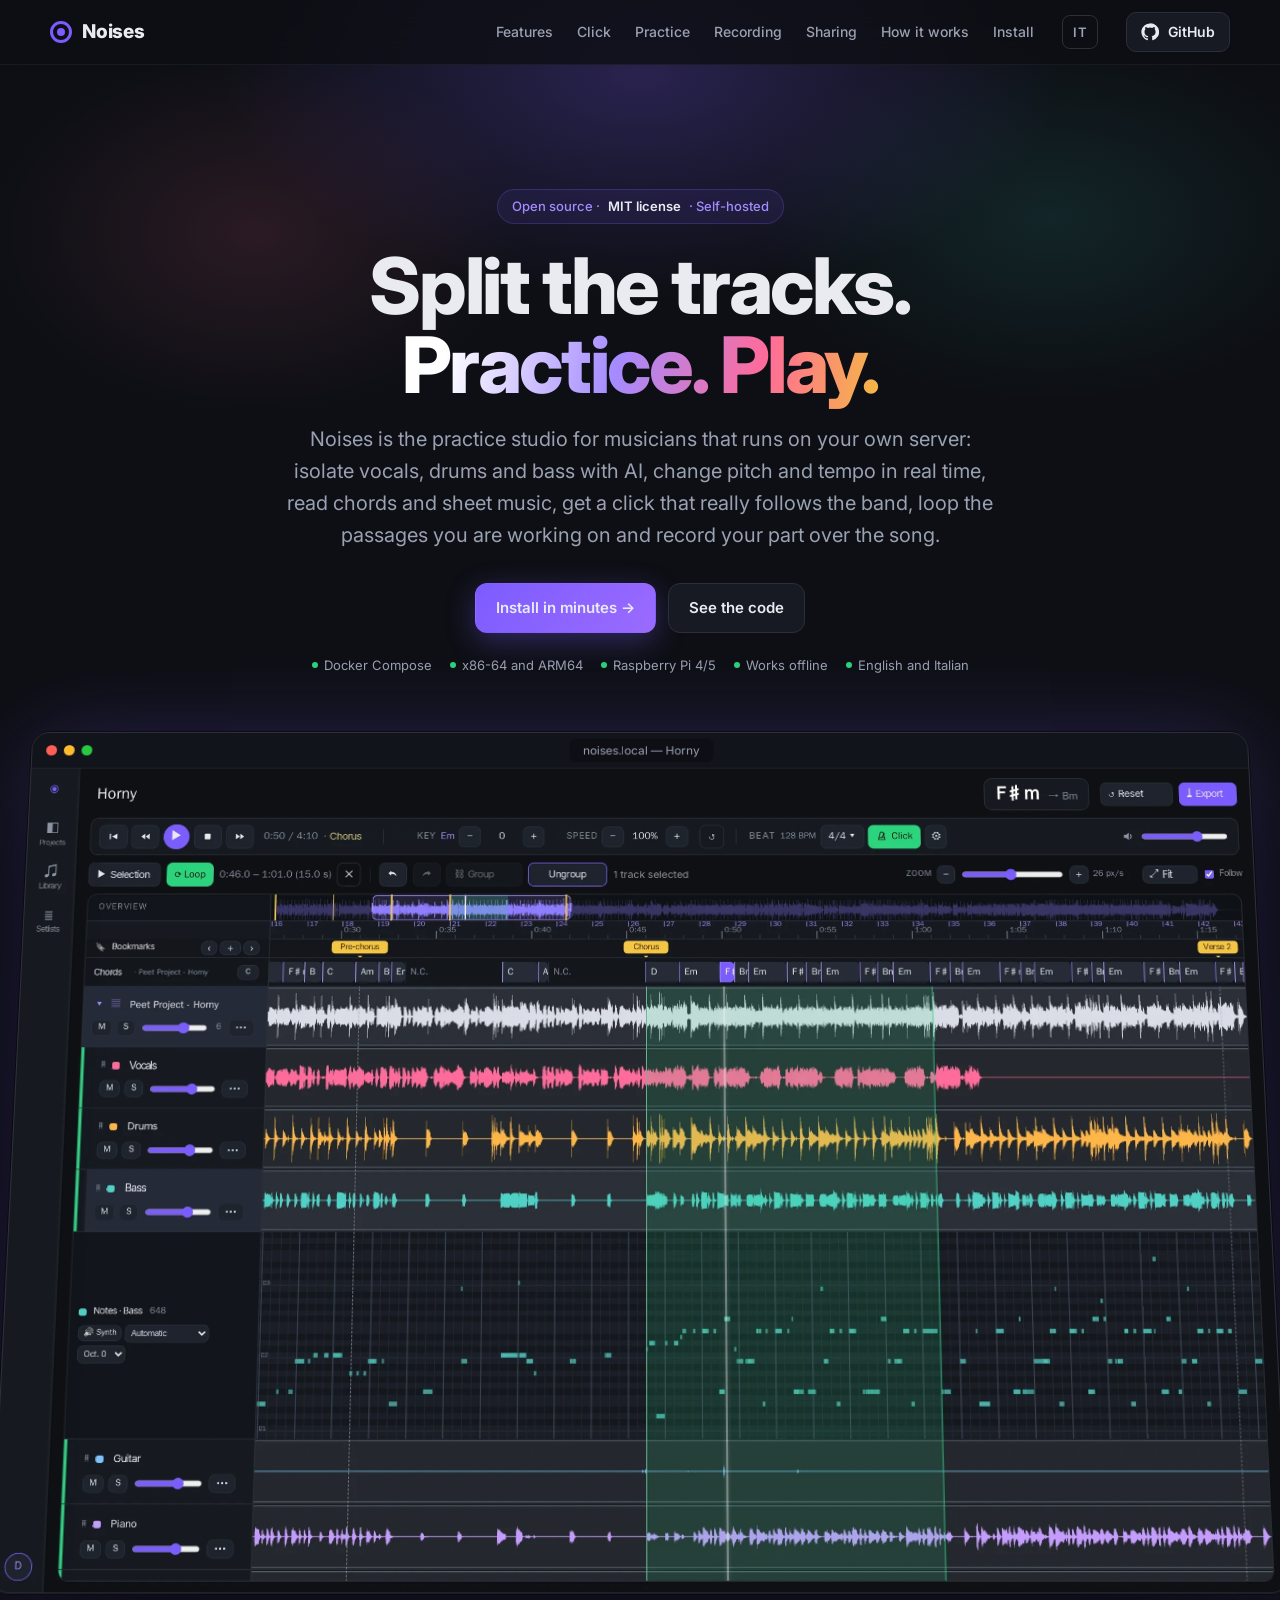
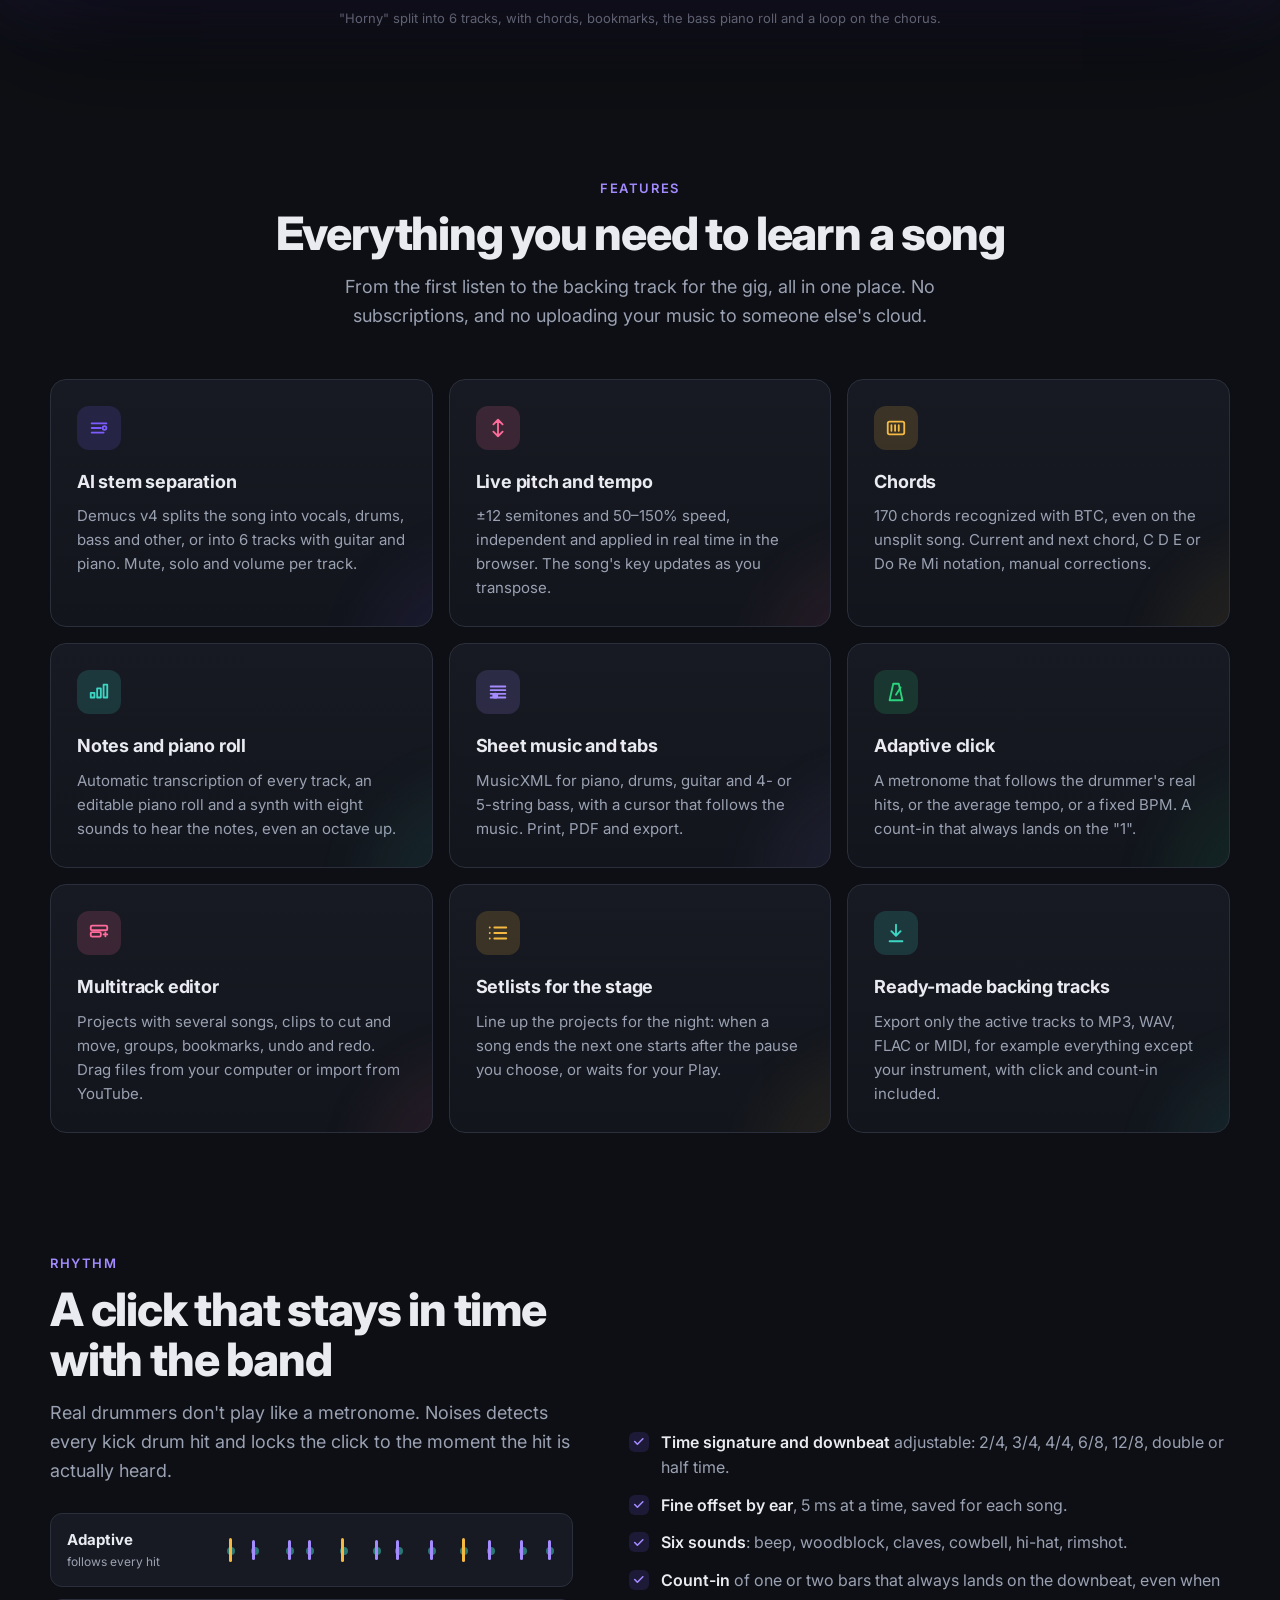
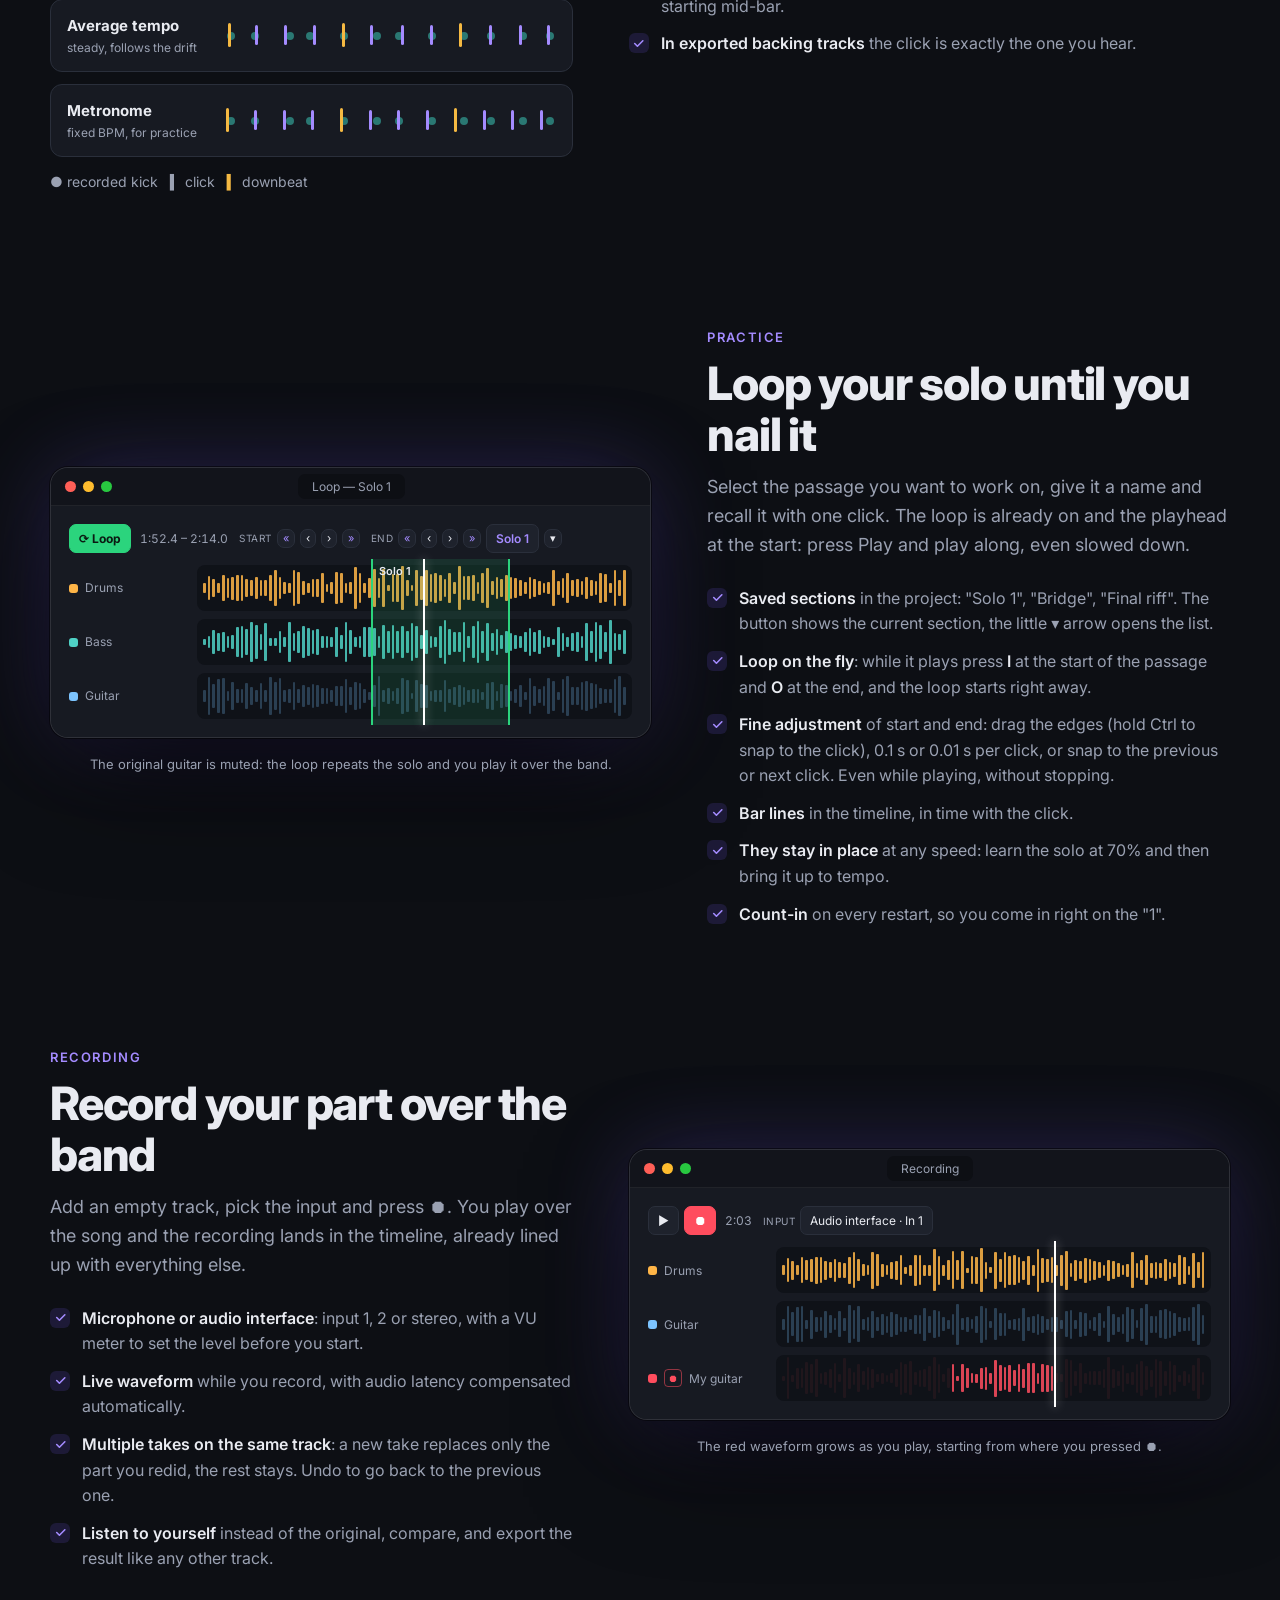
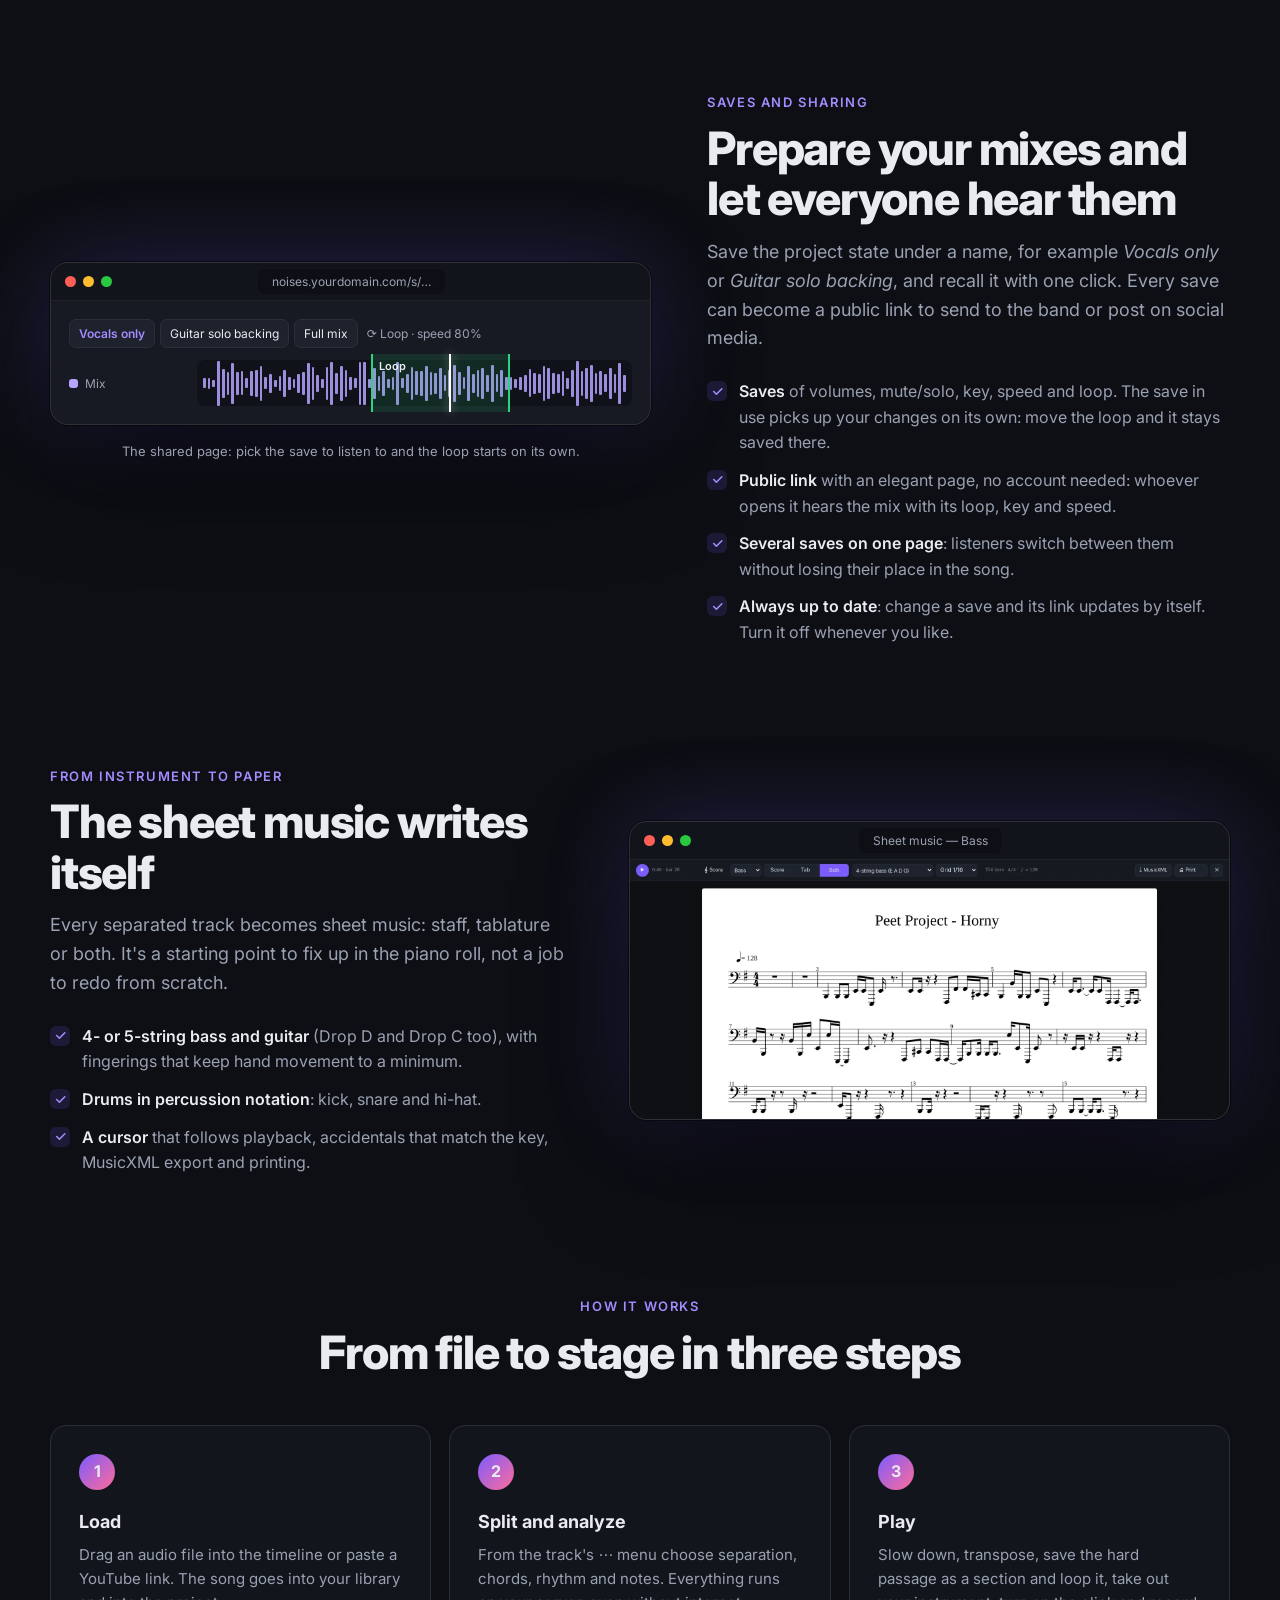
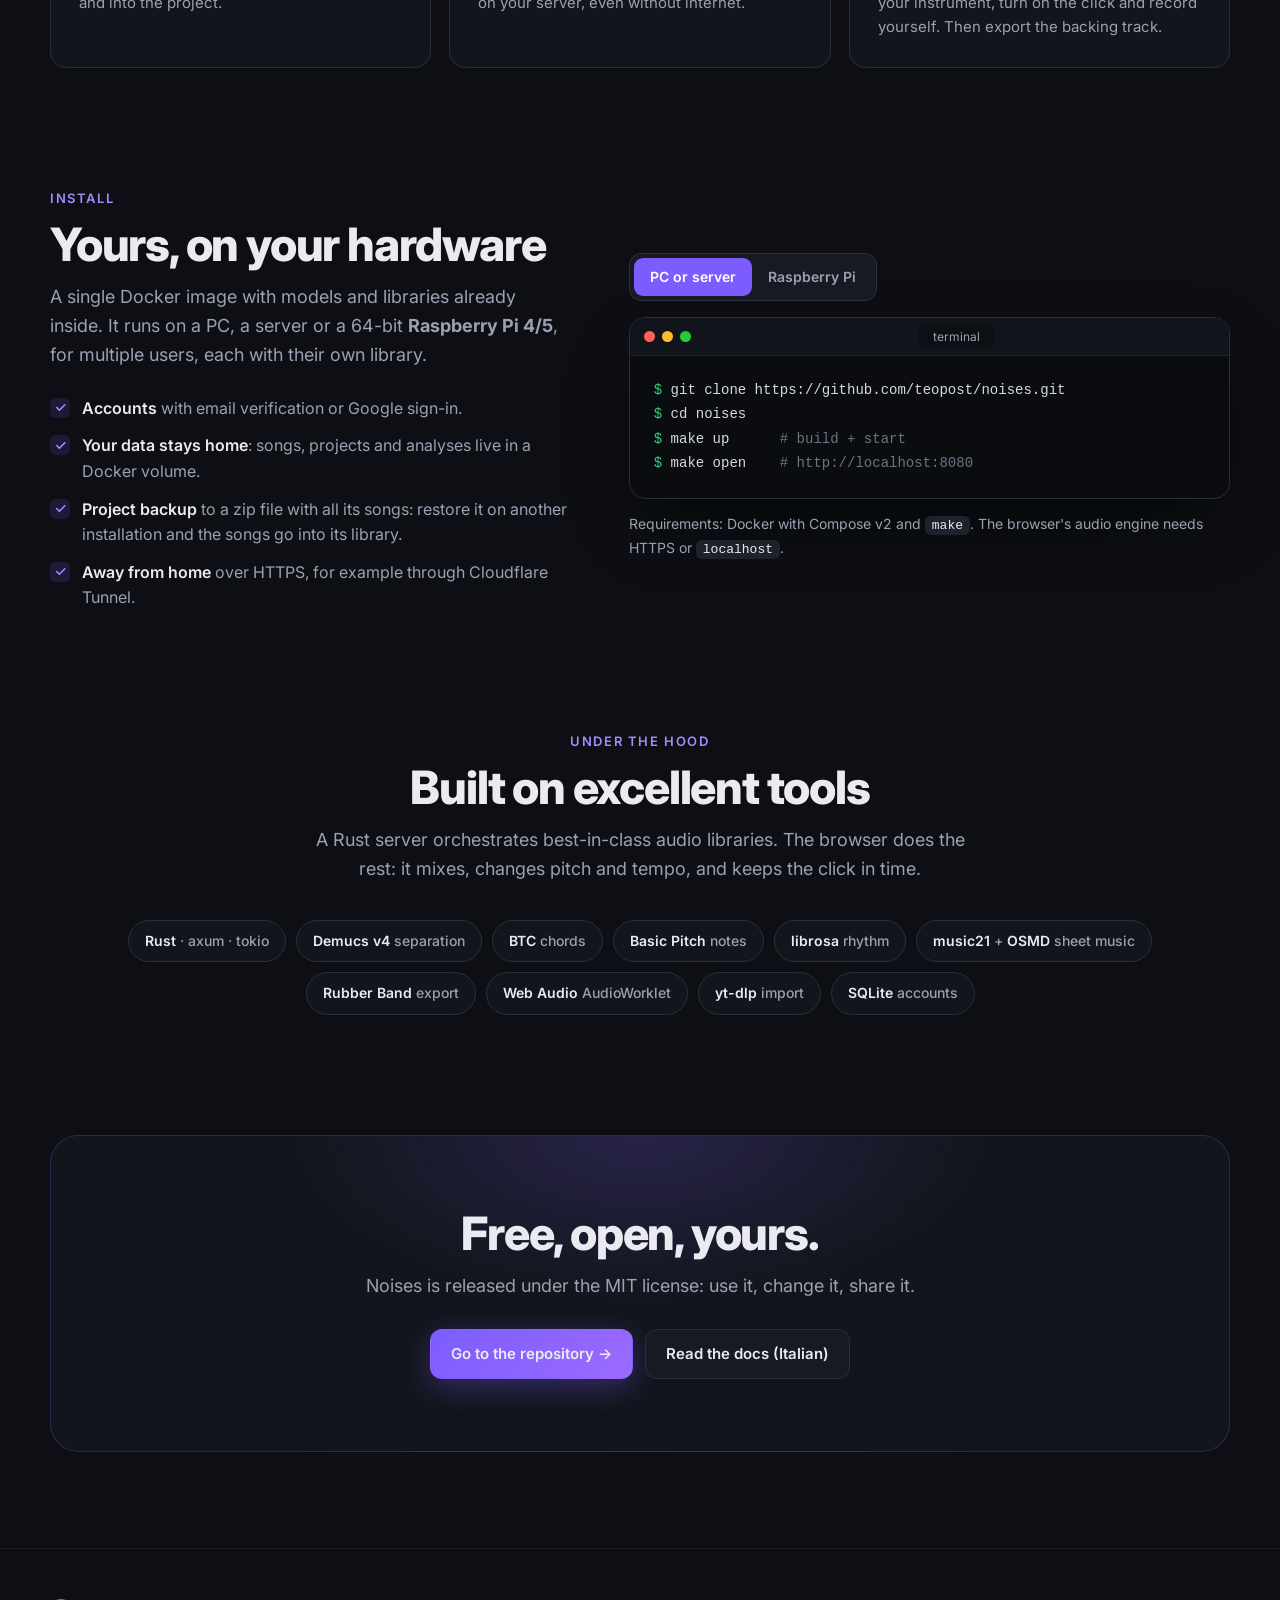
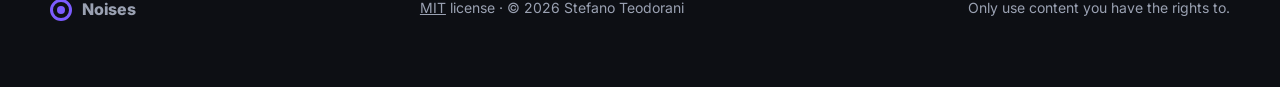
<file: docs/en/index.html>
<!doctype html>
<html lang="en">
<head>
<meta charset="utf-8">
<meta name="viewport" content="width=device-width, initial-scale=1">
<title>Noises — split the tracks, practice, play</title>
<meta name="description" content="Noises is an open source, self-hosted web app for musicians: AI stem separation, real-time pitch and tempo, chords, sheet music, tabs, an adaptive click, practice loops, track recording and backing tracks. MIT license.">
<link rel="alternate" hreflang="it" href="https://teopost.github.io/noises/">
<link rel="alternate" hreflang="en" href="https://teopost.github.io/noises/en/">
<link rel="alternate" hreflang="x-default" href="https://teopost.github.io/noises/en/">
<meta property="og:type" content="website">
<meta property="og:locale" content="en_US">
<meta property="og:locale:alternate" content="it_IT">
<meta property="og:title" content="Noises — split the tracks, practice, play">
<meta property="og:description" content="AI stem separation, chords, sheet music, adaptive click, practice loops and recording. Self-hosted, open source (MIT), runs on a Raspberry Pi too.">
<meta property="og:image" content="https://teopost.github.io/noises/assets/og-en.jpg">
<meta property="og:url" content="https://teopost.github.io/noises/en/">
<meta name="twitter:card" content="summary_large_image">
<meta name="theme-color" content="#0d0f14">
<link rel="icon" href="data:image/svg+xml,%3Csvg xmlns='http://www.w3.org/2000/svg' viewBox='0 0 32 32'%3E%3Ccircle cx='16' cy='16' r='14' fill='none' stroke='%237c5cff' stroke-width='3'/%3E%3Ccircle cx='16' cy='16' r='7' fill='%237c5cff'/%3E%3C/svg%3E">
<link rel="preconnect" href="https://fonts.googleapis.com">
<link rel="preconnect" href="https://fonts.gstatic.com" crossorigin>
<link href="https://fonts.googleapis.com/css2?family=Inter:wght@400;500;600;700;800&display=swap" rel="stylesheet">
<link rel="stylesheet" href="../assets/site.css">
</head>
<body>

<nav class="nav">
  <div class="wrap">
    <a class="brand" href="#"><span class="logo"></span>Noises</a>
    <div class="nav-links">
      <a href="#features">Features</a>
      <a href="#click">Click</a>
      <a href="#practice">Practice</a>
      <a href="#record">Recording</a>
      <a href="#share">Sharing</a>
      <a href="#how-it-works">How it works</a>
      <a href="#install">Install</a>
    </div>
    <a class="lang" href="../" hreflang="it" lang="it" title="Versione italiana">IT</a>
    <a class="btn small" href="https://github.com/teopost/noises">
      <svg viewBox="0 0 24 24"><path d="M12 .5a11.5 11.5 0 0 0-3.64 22.41c.58.1.79-.25.79-.56v-2c-3.2.7-3.88-1.37-3.88-1.37-.53-1.33-1.28-1.69-1.28-1.69-1.05-.71.08-.7.08-.7 1.15.08 1.76 1.19 1.76 1.19 1.03 1.76 2.7 1.25 3.36.96.1-.75.4-1.25.73-1.54-2.55-.29-5.24-1.28-5.24-5.69 0-1.26.45-2.29 1.19-3.1-.12-.29-.52-1.46.11-3.05 0 0 .97-.31 3.17 1.18a11 11 0 0 1 5.78 0c2.2-1.49 3.17-1.18 3.17-1.18.63 1.59.23 2.76.11 3.05.74.81 1.19 1.84 1.19 3.1 0 4.42-2.7 5.39-5.26 5.68.41.36.78 1.06.78 2.14v3.17c0 .31.21.67.8.56A11.5 11.5 0 0 0 12 .5z"/></svg>
      GitHub
    </a>
  </div>
</nav>

<header class="hero">
  <div class="wrap">
    <div class="bars" aria-hidden="true"></div>
    <span class="pill">Open source · <b>MIT license</b> · Self-hosted</span>
    <h1>Split the tracks.<br><span class="grad">Practice. Play.</span></h1>
    <p class="lead">Noises is the practice studio for musicians that runs on your own server: isolate vocals, drums and bass with AI, change pitch and tempo in real time, read chords and sheet music, get a click that really follows the band, loop the passages you are working on and record your part over the song.</p>
    <div class="cta">
      <a class="btn primary" href="#install">Install in minutes →</a>
      <a class="btn" href="https://github.com/teopost/noises">See the code</a>
    </div>
    <div class="meta"><span>Docker Compose</span><span>x86-64 and ARM64</span><span>Raspberry Pi 4/5</span><span>Works offline</span><span>English and Italian</span></div>
  </div>
  <div class="shot">
    <div class="frame" id="hero-frame">
      <div class="frame-bar"><i></i><i></i><i></i><span>noises.local — Horny</span></div>
      <img src="../assets/hero-en.webp" width="2400" height="1590" alt="The Noises editor with the song Horny split into six tracks: vocals, drums, bass with a piano roll of its notes, guitar, piano; chord lane, bookmarks, a loop on the chorus and the click turned on.">
    </div>
    <p class="caption">"Horny" split into 6 tracks, with chords, bookmarks, the bass piano roll and a loop on the chorus.</p>
  </div>
</header>

<section id="features">
  <div class="wrap">
    <div class="center reveal">
      <div class="kicker">Features</div>
      <h2>Everything you need to learn a song</h2>
      <p class="sub">From the first listen to the backing track for the gig, all in one place. No subscriptions, and no uploading your music to someone else's cloud.</p>
    </div>
    <div class="grid">
      <article class="card reveal" style="--glow:#7c5cff">
        <div class="ico"><svg viewBox="0 0 24 24"><path d="M4 7h16M4 12h10M4 17h13"/><circle cx="18" cy="12" r="2"/></svg></div>
        <h3>AI stem separation</h3>
        <p>Demucs v4 splits the song into vocals, drums, bass and other, or into 6 tracks with guitar and piano. Mute, solo and volume per track.</p>
      </article>
      <article class="card reveal" style="--glow:#ff6b9a">
        <div class="ico"><svg viewBox="0 0 24 24"><path d="M12 3v18M7 8l5-5 5 5M7 16l5 5 5-5"/></svg></div>
        <h3>Live pitch and tempo</h3>
        <p>±12 semitones and 50–150% speed, independent and applied in real time in the browser. The song's key updates as you transpose.</p>
      </article>
      <article class="card reveal" style="--glow:#f5b942">
        <div class="ico"><svg viewBox="0 0 24 24"><rect x="3" y="5" width="18" height="14" rx="2"/><path d="M7 9v6M11 9v6M15 9v6"/></svg></div>
        <h3>Chords</h3>
        <p>170 chords recognized with BTC, even on the unsplit song. Current and next chord, C D E or Do Re Mi notation, manual corrections.</p>
      </article>
      <article class="card reveal" style="--glow:#3dd6c4">
        <div class="ico"><svg viewBox="0 0 24 24"><path d="M3 18h4v-5H3zM10 18h4V8h-4zM17 18h4V4h-4z"/></svg></div>
        <h3>Notes and piano roll</h3>
        <p>Automatic transcription of every track, an editable piano roll and a synth with eight sounds to hear the notes, even an octave up.</p>
      </article>
      <article class="card reveal" style="--glow:#a48bff">
        <div class="ico"><svg viewBox="0 0 24 24"><path d="M4 6h16M4 10h16M4 14h16M4 18h16"/><circle cx="9" cy="16" r="2.2" fill="currentColor"/></svg></div>
        <h3>Sheet music and tabs</h3>
        <p>MusicXML for piano, drums, guitar and 4- or 5-string bass, with a cursor that follows the music. Print, PDF and export.</p>
      </article>
      <article class="card reveal" style="--glow:#2bd47d">
        <div class="ico"><svg viewBox="0 0 24 24"><path d="M9 3h6l4 18H5z"/><path d="M12 15l5-8"/></svg></div>
        <h3>Adaptive click</h3>
        <p>A metronome that follows the drummer's real hits, or the average tempo, or a fixed BPM. A count-in that always lands on the "1".</p>
      </article>
      <article class="card reveal" style="--glow:#ff6b9a">
        <div class="ico"><svg viewBox="0 0 24 24"><rect x="3" y="4" width="18" height="5" rx="1.5"/><rect x="3" y="11" width="11" height="5" rx="1.5"/><path d="M17 13.5h4M19 11.5v4"/></svg></div>
        <h3>Multitrack editor</h3>
        <p>Projects with several songs, clips to cut and move, groups, bookmarks, undo and redo. Drag files from your computer or import from YouTube.</p>
      </article>
      <article class="card reveal" style="--glow:#f5b942">
        <div class="ico"><svg viewBox="0 0 24 24"><path d="M8 6h13M8 12h13M8 18h13"/><path d="M3 6h.01M3 12h.01M3 18h.01"/></svg></div>
        <h3>Setlists for the stage</h3>
        <p>Line up the projects for the night: when a song ends the next one starts after the pause you choose, or waits for your Play.</p>
      </article>
      <article class="card reveal" style="--glow:#3dd6c4">
        <div class="ico"><svg viewBox="0 0 24 24"><path d="M12 3v12M7 10l5 5 5-5M5 21h14"/></svg></div>
        <h3>Ready-made backing tracks</h3>
        <p>Export only the active tracks to MP3, WAV, FLAC or MIDI, for example everything except your instrument, with click and count-in included.</p>
      </article>
    </div>
  </div>
</section>

<section id="click" style="padding-top: 24px">
  <div class="wrap split">
    <div class="reveal">
      <div class="kicker">Rhythm</div>
      <h2>A click that stays in time with the band</h2>
      <p class="sub">Real drummers don't play like a metronome. Noises detects every kick drum hit and locks the click to the moment the hit is actually heard.</p>
      <div class="click-modes" id="click-demo" aria-hidden="true">
        <div class="mode"><strong>Adaptive<small>follows every hit</small></strong><div class="ticks-row" data-mode="adapt"></div></div>
        <div class="mode"><strong>Average tempo<small>steady, follows the drift</small></strong><div class="ticks-row" data-mode="smooth"></div></div>
        <div class="mode"><strong>Metronome<small>fixed BPM, for practice</small></strong><div class="ticks-row" data-mode="fixed"></div></div>
      </div>
      <p class="note">● recorded kick &nbsp; ▍ click &nbsp; <span style="color:var(--amber)">▍</span> downbeat</p>
    </div>
    <div class="reveal">
      <ul class="ticks">
        <li><span><b>Time signature and downbeat</b> adjustable: 2/4, 3/4, 4/4, 6/8, 12/8, double or half time.</span></li>
        <li><span><b>Fine offset by ear</b>, 5 ms at a time, saved for each song.</span></li>
        <li><span><b>Six sounds</b>: beep, woodblock, claves, cowbell, hi-hat, rimshot.</span></li>
        <li><span><b>Count-in</b> of one or two bars that always lands on the downbeat, even when starting mid-bar.</span></li>
        <li><span><b>In exported backing tracks</b> the click is exactly the one you hear.</span></li>
      </ul>
    </div>
  </div>
</section>

<section id="practice" style="padding-top: 24px">
  <div class="wrap split rev">
    <div class="reveal">
      <div class="kicker">Practice</div>
      <h2>Loop your solo until you nail it</h2>
      <p class="sub">Select the passage you want to work on, give it a name and recall it with one click. The loop is already on and the playhead at the start: press Play and play along, even slowed down.</p>
      <ul class="ticks">
        <li><span><b>Saved sections</b> in the project: "Solo 1", "Bridge", "Final riff". The button shows the current section, the little ▾ arrow opens the list.</span></li>
        <li><span><b>Loop on the fly</b>: while it plays press <b>I</b> at the start of the passage and <b>O</b> at the end, and the loop starts right away.</span></li>
        <li><span><b>Fine adjustment</b> of start and end: drag the edges (hold Ctrl to snap to the click), 0.1 s or 0.01 s per click, or snap to the previous or next click. Even while playing, without stopping.</span></li>
        <li><span><b>Bar lines</b> in the timeline, in time with the click.</span></li>
        <li><span><b>They stay in place</b> at any speed: learn the solo at 70% and then bring it up to tempo.</span></li>
        <li><span><b>Count-in</b> on every restart, so you come in right on the "1".</span></li>
      </ul>
    </div>
    <div class="media reveal" aria-hidden="true">
      <div class="frame flat">
        <div class="frame-bar"><i></i><i></i><i></i><span>Loop — Solo 1</span></div>
        <div class="mock">
          <div class="mock-bar">
            <span class="b on">⟳ Loop</span><span class="t">1:52.4 – 2:14.0</span>
            <span class="lbl">Start</span><span class="b sm acc">«</span><span class="b sm">‹</span><span class="b sm">›</span><span class="b sm acc">»</span>
            <span class="lbl">End</span><span class="b sm acc">«</span><span class="b sm">‹</span><span class="b sm">›</span><span class="b sm acc">»</span>
            <span class="b named">Solo 1</span><span class="b sm">▾</span>
          </div>
          <div class="lanes">
            <div class="lane-mock"><span class="name" style="--c:#ffb547">Drums</span><div class="wave-mock" style="--c:#ffb547" data-seed="11"></div></div>
            <div class="lane-mock"><span class="name" style="--c:#4fd1c5">Bass</span><div class="wave-mock" style="--c:#4fd1c5" data-seed="23"></div></div>
            <div class="lane-mock"><span class="name" style="--c:#7cc4ff">Guitar</span><div class="wave-mock muted" style="--c:#7cc4ff" data-seed="37"></div></div>
            <div class="loop-mock"><span>Solo 1</span></div>
            <div class="ph-mock" style="--at:.52"></div>
          </div>
        </div>
      </div>
      <p class="caption">The original guitar is muted: the loop repeats the solo and you play it over the band.</p>
    </div>
  </div>
</section>

<section id="record" style="padding-top: 24px">
  <div class="wrap split">
    <div class="reveal">
      <div class="kicker">Recording</div>
      <h2>Record your part over the band</h2>
      <p class="sub">Add an empty track, pick the input and press ⏺. You play over the song and the recording lands in the timeline, already lined up with everything else.</p>
      <ul class="ticks">
        <li><span><b>Microphone or audio interface</b>: input 1, 2 or stereo, with a VU meter to set the level before you start.</span></li>
        <li><span><b>Live waveform</b> while you record, with audio latency compensated automatically.</span></li>
        <li><span><b>Multiple takes on the same track</b>: a new take replaces only the part you redid, the rest stays. Undo to go back to the previous one.</span></li>
        <li><span><b>Listen to yourself</b> instead of the original, compare, and export the result like any other track.</span></li>
      </ul>
    </div>
    <div class="media reveal" aria-hidden="true">
      <div class="frame flat">
        <div class="frame-bar"><i></i><i></i><i></i><span>Recording</span></div>
        <div class="mock">
          <div class="mock-bar">
            <span class="b">▶</span><span class="b rec on">⏺</span><span class="t">2:03</span>
            <span class="lbl">Input</span><span class="b">Audio interface · In 1</span>
          </div>
          <div class="lanes">
            <div class="lane-mock"><span class="name" style="--c:#ffb547">Drums</span><div class="wave-mock" style="--c:#ffb547" data-seed="11"></div></div>
            <div class="lane-mock"><span class="name" style="--c:#7cc4ff">Guitar</span><div class="wave-mock muted" style="--c:#7cc4ff" data-seed="37"></div></div>
            <div class="lane-mock"><span class="name" style="--c:#ff4d5e"><span class="arm">⏺</span>My guitar</span><div class="wave-mock" style="--c:#ff4d5e" data-seed="53" data-from=".4" data-fill=".64"></div></div>
            <div class="ph-mock" style="--at:.64"></div>
          </div>
        </div>
      </div>
      <p class="caption">The red waveform grows as you play, starting from where you pressed ⏺.</p>
    </div>
  </div>
</section>

<section id="share" style="padding-top: 24px">
  <div class="wrap split rev">
    <div class="reveal">
      <div class="kicker">Saves and sharing</div>
      <h2>Prepare your mixes and let everyone hear them</h2>
      <p class="sub">Save the project state under a name, for example <i>Vocals only</i> or <i>Guitar solo backing</i>, and recall it with one click. Every save can become a public link to send to the band or post on social media.</p>
      <ul class="ticks">
        <li><span><b>Saves</b> of volumes, mute/solo, key, speed and loop. The save in use picks up your changes on its own: move the loop and it stays saved there.</span></li>
        <li><span><b>Public link</b> with an elegant page, no account needed: whoever opens it hears the mix with its loop, key and speed.</span></li>
        <li><span><b>Several saves on one page</b>: listeners switch between them without losing their place in the song.</span></li>
        <li><span><b>Always up to date</b>: change a save and its link updates by itself. Turn it off whenever you like.</span></li>
      </ul>
    </div>
    <div class="media reveal" aria-hidden="true">
      <div class="frame flat">
        <div class="frame-bar"><i></i><i></i><i></i><span>noises.yourdomain.com/s/…</span></div>
        <div class="mock">
          <div class="mock-bar"><span class="b named">Vocals only</span><span class="b">Guitar solo backing</span><span class="b">Full mix</span><span class="t">⟳ Loop · speed 80%</span></div>
          <div class="lanes">
            <div class="lane-mock"><span class="name" style="--c:#b6a4ff">Mix</span><div class="wave-mock" style="--c:#b6a4ff" data-seed="61"></div></div>
            <div class="loop-mock"><span>Loop</span></div>
            <div class="ph-mock" style="--at:.58"></div>
          </div>
        </div>
      </div>
      <p class="caption">The shared page: pick the save to listen to and the loop starts on its own.</p>
    </div>
  </div>
</section>

<section style="padding-top: 24px">
  <div class="wrap split">
    <div class="reveal">
      <div class="kicker">From instrument to paper</div>
      <h2>The sheet music writes itself</h2>
      <p class="sub">Every separated track becomes sheet music: staff, tablature or both. It's a starting point to fix up in the piano roll, not a job to redo from scratch.</p>
      <ul class="ticks">
        <li><span><b>4- or 5-string bass and guitar</b> (Drop D and Drop C too), with fingerings that keep hand movement to a minimum.</span></li>
        <li><span><b>Drums in percussion notation</b>: kick, snare and hi-hat.</span></li>
        <li><span><b>A cursor</b> that follows playback, accidentals that match the key, MusicXML export and printing.</span></li>
      </ul>
    </div>
    <div class="media reveal">
      <div class="frame flat">
        <div class="frame-bar"><i></i><i></i><i></i><span>Sheet music — Bass</span></div>
        <img src="../assets/score-en.webp" width="1800" height="780" decoding="async" alt="Automatically generated bass part for Horny, in bass clef at 128 BPM.">
      </div>
    </div>
  </div>
</section>

<section id="how-it-works" style="padding-top: 24px">
  <div class="wrap">
    <div class="center reveal">
      <div class="kicker">How it works</div>
      <h2>From file to stage in three steps</h2>
    </div>
    <div class="steps">
      <div class="step reveal"><h3>Load</h3><p>Drag an audio file into the timeline or paste a YouTube link. The song goes into your library and into the project.</p></div>
      <div class="step reveal"><h3>Split and analyze</h3><p>From the track's ⋯ menu choose separation, chords, rhythm and notes. Everything runs on your server, even without internet.</p></div>
      <div class="step reveal"><h3>Play</h3><p>Slow down, transpose, save the hard passage as a section and loop it, take out your instrument, turn on the click and record yourself. Then export the backing track.</p></div>
    </div>
  </div>
</section>

<section id="install" style="padding-top: 24px">
  <div class="wrap split">
    <div class="reveal">
      <div class="kicker">Install</div>
      <h2>Yours, on your hardware</h2>
      <p class="sub">A single Docker image with models and libraries already inside. It runs on a PC, a server or a 64-bit <b>Raspberry Pi 4/5</b>, for multiple users, each with their own library.</p>
      <ul class="ticks">
        <li><span><b>Accounts</b> with email verification or Google sign-in.</span></li>
        <li><span><b>Your data stays home</b>: songs, projects and analyses live in a Docker volume.</span></li>
        <li><span><b>Project backup</b> to a zip file with all its songs: restore it on another installation and the songs go into its library.</span></li>
        <li><span><b>Away from home</b> over HTTPS, for example through Cloudflare Tunnel.</span></li>
      </ul>
    </div>
    <div class="reveal">
      <div class="tabs" role="tablist">
        <button class="on" data-tab="pc" role="tab" aria-selected="true">PC or server</button>
        <button data-tab="pi" role="tab" aria-selected="false">Raspberry Pi</button>
      </div>
      <div class="term" data-panel="pc">
        <div class="frame-bar"><i></i><i></i><i></i><span>terminal</span></div>
<pre><span class="p">$ </span>git clone https://github.com/teopost/noises.git
<span class="p">$ </span>cd noises
<span class="p">$ </span>make up      <span class="c"># build + start</span>
<span class="p">$ </span>make open    <span class="c"># http://localhost:8080</span></pre>
      </div>
      <div class="term panel-hidden" data-panel="pi">
        <div class="frame-bar"><i></i><i></i><i></i><span>raspberrypi</span></div>
<pre><span class="p">$ </span>git clone https://github.com/teopost/noises.git
<span class="p">$ </span>cd noises &amp;&amp; cp .env.example .env
<span class="c"># in .env: the prebuilt image from CI</span>
<span class="k">NOISES_IMAGE</span>=ghcr.io/teopost/noises:latest
<span class="p">$ </span>make pull    <span class="c"># download and start, no build</span></pre>
      </div>
      <p class="note">Requirements: Docker with Compose v2 and <code>make</code>. The browser's audio engine needs HTTPS or <code>localhost</code>.</p>
    </div>
  </div>
</section>

<section style="padding-top: 24px">
  <div class="wrap center reveal">
    <div class="kicker">Under the hood</div>
    <h2>Built on excellent tools</h2>
    <p class="sub">A Rust server orchestrates best-in-class audio libraries. The browser does the rest: it mixes, changes pitch and tempo, and keeps the click in time.</p>
    <div class="stack">
      <span><b>Rust</b> · axum · tokio</span><span><b>Demucs v4</b> separation</span><span><b>BTC</b> chords</span>
      <span><b>Basic Pitch</b> notes</span><span><b>librosa</b> rhythm</span><span><b>music21</b> + <b>OSMD</b> sheet music</span>
      <span><b>Rubber Band</b> export</span><span><b>Web Audio</b> AudioWorklet</span><span><b>yt-dlp</b> import</span><span><b>SQLite</b> accounts</span>
    </div>
  </div>
</section>

<section style="padding-top: 24px; padding-bottom: 0">
  <div class="wrap">
    <div class="final reveal">
      <h2>Free, open, yours.</h2>
      <p class="sub" style="margin: 0 auto">Noises is released under the MIT license: use it, change it, share it.</p>
      <div class="cta">
        <a class="btn primary" href="https://github.com/teopost/noises">Go to the repository →</a>
        <a class="btn" href="https://github.com/teopost/noises/blob/main/README.md">Read the docs (Italian)</a>
      </div>
    </div>
  </div>
</section>

<footer>
  <div class="wrap">
    <div><a class="brand" href="#" style="font-size:16px"><span class="logo"></span>Noises</a></div>
    <div><a href="https://github.com/teopost/noises/blob/main/LICENSE.md">MIT</a> license · © 2026 Stefano Teodorani</div>
    <div>Only use content you have the rights to.</div>
  </div>
</footer>

<script src="../assets/site.js"></script>
</body>
</html>
</file>
<file: docs/assets/site.css>
:root {
  --bg: #0d0f14;
  --bg-2: #12151c;
  --panel: #171a22;
  --panel-2: #1e222c;
  --border: #2a2f3b;
  --text: #e9ebf1;
  --muted: #9aa1b2;
  --accent: #7c5cff;
  --accent-2: #a48bff;
  --pink: #ff6b9a;
  --amber: #f5b942;
  --teal: #3dd6c4;
  --green: #2bd47d;
  --radius: 16px;
  --max: 1180px;
}
* { box-sizing: border-box; }
html { scroll-behavior: smooth; }
body {
  margin: 0; background: var(--bg); color: var(--text);
  font: 16px/1.6 Inter, system-ui, -apple-system, "Segoe UI", Roboto, sans-serif;
  -webkit-font-smoothing: antialiased; overflow-x: hidden;
}
a { color: inherit; }
img { max-width: 100%; height: auto; display: block; }
.wrap { width: min(var(--max), 100% - 32px); margin: 0 auto; }
@media (prefers-reduced-motion: reduce) { *, *::before, *::after { animation: none !important; transition: none !important; } html { scroll-behavior: auto; } }

/* ---------- barra superiore ---------- */
.nav {
  position: sticky; top: 0; z-index: 20; backdrop-filter: blur(14px); -webkit-backdrop-filter: blur(14px);
  background: color-mix(in srgb, var(--bg) 78%, transparent); border-bottom: 1px solid #ffffff0d;
}
.nav .wrap { display: flex; align-items: center; gap: 28px; height: 64px; }
.brand { display: flex; align-items: center; gap: 10px; font-weight: 800; font-size: 19px; text-decoration: none; letter-spacing: -.2px; }
.logo { width: 22px; height: 22px; border-radius: 50%; border: 3px solid var(--accent); display: grid; place-items: center; }
.logo::after { content: ''; width: 8px; height: 8px; border-radius: 50%; background: var(--accent); }
.nav-links { display: flex; gap: 24px; margin-left: auto; }
.nav-links a { color: var(--muted); text-decoration: none; font-size: 14px; font-weight: 500; }
.nav-links a:hover { color: var(--text); }
.btn {
  display: inline-flex; align-items: center; gap: 9px; padding: 12px 20px; border-radius: 12px; font-weight: 600; font-size: 15px;
  text-decoration: none; border: 1px solid var(--border); background: var(--panel); color: var(--text); transition: transform .15s, border-color .15s, background .15s;
}
.btn:hover { transform: translateY(-1px); border-color: #3b4252; }
.btn.primary { background: linear-gradient(135deg, var(--accent), #9b6bff); border-color: transparent; box-shadow: 0 8px 30px #7c5cff55; }
.btn.primary:hover { box-shadow: 0 10px 36px #7c5cff77; }
.btn.small { padding: 8px 14px; font-size: 14px; border-radius: 10px; }
.btn svg { width: 18px; height: 18px; fill: currentColor; }
@media (max-width: 760px) { .nav-links { display: none; } .nav .btn.small { margin-left: auto; } }

/* ---------- hero ---------- */
.hero { position: relative; padding: 84px 0 40px; text-align: center; isolation: isolate; }
.hero::before {
  content: ''; position: absolute; inset: -120px 0 auto; height: 720px; z-index: -1;
  background:
    radial-gradient(600px 320px at 50% 18%, #7c5cff40, transparent 70%),
    radial-gradient(380px 260px at 20% 40%, #ff6b9a1f, transparent 70%),
    radial-gradient(420px 260px at 82% 38%, #3dd6c41c, transparent 70%);
}
.pill {
  display: inline-flex; align-items: center; gap: 8px; padding: 6px 14px; border-radius: 999px; font-size: 13px; font-weight: 500;
  color: var(--accent-2); background: #7c5cff17; border: 1px solid #7c5cff40;
}
.pill b { color: var(--text); font-weight: 600; }
h1 {
  font-size: clamp(40px, 7vw, 78px); line-height: 1.02; letter-spacing: -2.4px; font-weight: 800; margin: 22px auto 18px; max-width: 900px;
}
.grad { background: linear-gradient(100deg, #fff 10%, var(--accent-2) 45%, var(--pink) 75%, var(--amber)); -webkit-background-clip: text; background-clip: text; color: transparent; }
.lead { color: var(--muted); font-size: clamp(17px, 2.2vw, 20px); max-width: 720px; margin: 0 auto 32px; }
.cta { display: flex; gap: 12px; justify-content: center; flex-wrap: wrap; }
.meta { margin-top: 22px; display: flex; gap: 18px; justify-content: center; flex-wrap: wrap; color: var(--muted); font-size: 13px; }
.meta span { display: inline-flex; align-items: center; gap: 6px; }
.meta span::before { content: ''; width: 6px; height: 6px; border-radius: 50%; background: var(--green); }

/* onde animate decorative */
.bars { display: flex; justify-content: center; align-items: center; gap: 4px; height: 34px; margin: 0 auto 6px; }
.bars i { width: 4px; border-radius: 3px; background: linear-gradient(var(--accent-2), var(--pink)); animation: eq 1.2s ease-in-out infinite; opacity: .85; }
@keyframes eq { 0%, 100% { height: 6px; } 50% { height: 30px; } }

/* ---------- screenshot ---------- */
.shot { margin: 56px auto 0; width: min(1240px, 100% - 32px); perspective: 1800px; }
.frame {
  border-radius: 18px; overflow: hidden; border: 1px solid #ffffff1a; background: var(--panel);
  box-shadow: 0 40px 120px -20px #000c, 0 0 0 1px #00000080, 0 0 90px -10px #7c5cff55;
  transform: rotateX(8deg) scale(.98); transform-origin: 50% 0; transition: transform .8s cubic-bezier(.2,.7,.2,1);
}
.frame.flat { transform: none; }
@media (max-width: 760px) { .frame { transform: none; } .shot { margin-top: 40px; } }
.frame-bar { display: flex; align-items: center; gap: 7px; height: 38px; padding: 0 14px; background: #12141b; border-bottom: 1px solid #ffffff10; }
.frame-bar i { width: 11px; height: 11px; border-radius: 50%; background: #3a3f4c; }
.frame-bar i:nth-child(1) { background: #ff5f57; } .frame-bar i:nth-child(2) { background: #febc2e; } .frame-bar i:nth-child(3) { background: #28c840; }
.frame-bar span { margin: 0 auto; font-size: 12px; color: var(--muted); background: #0d0f14; padding: 3px 14px; border-radius: 7px; transform: translateX(-26px); }
.caption { text-align: center; color: var(--muted); font-size: 13px; margin-top: 16px; }

/* ---------- sezioni ---------- */
section { padding: 96px 0; }
.kicker { color: var(--accent-2); font-weight: 600; font-size: 13px; letter-spacing: 1.6px; text-transform: uppercase; }
h2 { font-size: clamp(30px, 4.4vw, 46px); line-height: 1.1; letter-spacing: -1.2px; margin: 10px 0 14px; font-weight: 800; }
.sub { color: var(--muted); font-size: 18px; max-width: 680px; margin: 0; }
.center { text-align: center; } .center .sub { margin: 0 auto; }

.grid { display: grid; grid-template-columns: repeat(3, 1fr); gap: 16px; margin-top: 48px; }
@media (max-width: 980px) { .grid { grid-template-columns: repeat(2, 1fr); } }
@media (max-width: 620px) { .grid { grid-template-columns: 1fr; } }
.card {
  position: relative; padding: 26px; border-radius: var(--radius); background: linear-gradient(180deg, var(--panel), var(--bg-2));
  border: 1px solid var(--border); overflow: hidden; transition: border-color .2s, transform .2s;
}
.card:hover { border-color: #7c5cff66; transform: translateY(-2px); }
.card::after { content: ''; position: absolute; inset: auto -40% -60% auto; width: 220px; height: 220px; border-radius: 50%; background: var(--glow, #7c5cff); opacity: .07; filter: blur(30px); }
.ico { width: 44px; height: 44px; border-radius: 12px; display: grid; place-items: center; margin-bottom: 18px; background: color-mix(in srgb, var(--glow, #7c5cff) 16%, transparent); color: var(--glow, var(--accent-2)); }
.ico svg { width: 22px; height: 22px; fill: none; stroke: currentColor; stroke-width: 2; stroke-linecap: round; stroke-linejoin: round; }
.card h3 { margin: 0 0 8px; font-size: 18px; letter-spacing: -.2px; }
.card p { margin: 0; color: var(--muted); font-size: 15px; }

/* blocchi affiancati */
.split { display: grid; grid-template-columns: 1fr 1.15fr; gap: 56px; align-items: center; }
.split.rev { grid-template-columns: 1.15fr 1fr; }
.split.rev .media { order: -1; }
@media (max-width: 900px) { .split, .split.rev { grid-template-columns: 1fr; gap: 32px; } .split.rev .media { order: 0; } }
.split > *, .grid > *, .steps > * { min-width: 0; } /* il terminale scorre al suo interno, non allarga la pagina */
@media (max-width: 520px) { .frame-bar span { display: none; } }
.ticks { list-style: none; padding: 0; margin: 26px 0 0; display: grid; gap: 12px; }
.ticks li { display: flex; gap: 12px; color: var(--muted); }
.ticks li::before { content: ''; flex: none; width: 20px; height: 20px; margin-top: 2px; border-radius: 6px; background: #7c5cff26 url("data:image/svg+xml,%3Csvg xmlns='http://www.w3.org/2000/svg' viewBox='0 0 24 24' fill='none' stroke='%23a48bff' stroke-width='3' stroke-linecap='round' stroke-linejoin='round'%3E%3Cpath d='M5 12l5 5L20 7'/%3E%3C/svg%3E") center/13px no-repeat; }
.ticks b { color: var(--text); font-weight: 600; }
.media .frame { transform: none; }

/* demo del click */
.click-modes { display: grid; gap: 12px; margin-top: 28px; }
.mode { display: grid; grid-template-columns: 130px 1fr; align-items: center; gap: 16px; padding: 14px 16px; border-radius: 12px; background: var(--panel); border: 1px solid var(--border); }
.mode strong { font-size: 15px; }
.mode small { display: block; color: var(--muted); font-size: 12px; font-weight: 400; }
.ticks-row { position: relative; height: 26px; }
.ticks-row i { position: absolute; top: 3px; width: 3px; height: 20px; border-radius: 2px; background: var(--accent-2); }
.ticks-row i.acc { background: var(--amber); height: 24px; top: 1px; }
.ticks-row .kick { position: absolute; top: 10px; width: 8px; height: 8px; border-radius: 50%; background: var(--teal); opacity: .5; transform: translateX(-3px); }
@media (max-width: 520px) { .mode { grid-template-columns: 1fr; } }

/* passi */
.steps { display: grid; grid-template-columns: repeat(3, 1fr); gap: 18px; margin-top: 48px; counter-reset: s; }
@media (max-width: 860px) { .steps { grid-template-columns: 1fr; } }
.step { padding: 28px; border-radius: var(--radius); border: 1px solid var(--border); background: var(--bg-2); }
.step::before { counter-increment: s; content: counter(s); display: grid; place-items: center; width: 36px; height: 36px; border-radius: 50%; font-weight: 700; background: linear-gradient(135deg, var(--accent), var(--pink)); margin-bottom: 18px; }
.step h3 { margin: 0 0 6px; font-size: 18px; }
.step p { margin: 0; color: var(--muted); font-size: 15px; }

/* codice */
.term { border-radius: var(--radius); overflow: hidden; border: 1px solid var(--border); background: #0a0c10; box-shadow: 0 30px 80px -30px #000; }
.term .frame-bar span { transform: none; }
pre { margin: 0; padding: 22px 24px; overflow-x: auto; font: 14px/1.75 "JetBrains Mono", ui-monospace, SFMono-Regular, Menlo, Consolas, monospace; color: #d6d9e3; }
pre .c { color: #6b7385; } pre .p { color: var(--green); user-select: none; } pre .k { color: var(--accent-2); }
.tabs { display: inline-flex; padding: 4px; border-radius: 12px; background: var(--panel); border: 1px solid var(--border); margin: 28px 0 16px; }
.tabs button { font: inherit; font-size: 14px; font-weight: 600; color: var(--muted); background: none; border: 0; padding: 8px 16px; border-radius: 9px; cursor: pointer; }
.tabs button.on { background: var(--accent); color: #fff; }
.panel-hidden { display: none; }
.note { color: var(--muted); font-size: 14px; margin-top: 14px; }
.note code, .sub code { background: var(--panel-2); padding: 2px 7px; border-radius: 6px; font-size: 13px; color: var(--text); }

/* tecnologie */
.stack { display: flex; flex-wrap: wrap; justify-content: center; gap: 10px; margin-top: 36px; }
.stack span { padding: 9px 16px; border-radius: 999px; border: 1px solid var(--border); background: var(--bg-2); color: var(--muted); font-size: 14px; font-weight: 500; }
.stack span b { color: var(--text); font-weight: 600; }

/* invito finale */
.final { text-align: center; padding: 72px 28px; border-radius: 28px; border: 1px solid #7c5cff40; position: relative; overflow: hidden;
  background: radial-gradient(500px 240px at 50% 0%, #7c5cff33, transparent 70%), var(--bg-2); }
.final h2 { margin-top: 0; }
.final .cta { margin-top: 28px; }

footer { padding: 48px 0 64px; color: var(--muted); font-size: 14px; border-top: 1px solid #ffffff0d; margin-top: 96px; }
footer .wrap { display: flex; gap: 24px; justify-content: space-between; flex-wrap: wrap; }
footer a { color: var(--muted); }
footer a:hover { color: var(--text); }

/* comparsa allo scorrimento */
.reveal { opacity: 0; transform: translateY(18px); transition: opacity .7s ease, transform .7s ease; }
.reveal.in { opacity: 1; transform: none; }

/* lingua */
.lang { color: var(--muted); text-decoration: none; font-size: 13px; font-weight: 600; letter-spacing: .5px; padding: 6px 10px; border-radius: 8px; border: 1px solid var(--border); }
.lang:hover { color: var(--text); border-color: #3b4252; }
@media (max-width: 760px) { .nav .lang { margin-left: auto; } .nav .lang + .btn.small { margin-left: 0; } }

/* finte schermate: loop e registrazione */
.mock { padding: 18px; display: grid; gap: 12px; background: var(--panel); }
.mock-bar { display: flex; gap: 5px; align-items: center; flex-wrap: wrap; font-size: 12px; }
.mock-bar .b { padding: 4px 9px; border-radius: 7px; border: 1px solid var(--border); background: var(--panel-2); color: var(--text); white-space: nowrap; }
.mock-bar .b.on { background: var(--green); border-color: var(--green); color: #0b1a12; font-weight: 700; }
.mock-bar .b.sm { padding: 3px 5px; font-size: 11px; line-height: 1; }
.mock-bar .b.acc { color: var(--accent-2); }
.mock-bar .b.named { color: var(--accent-2); font-weight: 600; }
.mock-bar .b.rec { color: #ff4d5e; }
.mock-bar .b.rec.on { background: #ff4d5e; border-color: #ff4d5e; color: #fff; animation: recp 1.2s ease-in-out infinite; }
@keyframes recp { 50% { box-shadow: 0 0 0 4px #ff4d5e44; } }
.mock-bar .lbl { color: var(--muted); font-size: 10px; text-transform: uppercase; letter-spacing: .5px; margin-left: 6px; }
.mock-bar .t { color: var(--muted); font-variant-numeric: tabular-nums; margin-left: 4px; }
.lanes { position: relative; display: grid; gap: 8px; --hw: 118px; }
.lane-mock { display: grid; grid-template-columns: var(--hw) 1fr; gap: 10px; align-items: center; }
.lane-mock .name { font-size: 12px; color: var(--muted); display: flex; gap: 7px; align-items: center; min-width: 0; white-space: nowrap; overflow: hidden; }
.lane-mock .name::before { content: ''; flex: none; width: 9px; height: 9px; border-radius: 3px; background: var(--c); }
.lane-mock .name .arm { color: #ff4d5e; font-size: 10px; border: 1px solid #ff4d5e88; border-radius: 4px; padding: 0 3px; }
.wave-mock { height: 46px; display: flex; align-items: center; gap: 2px; border-radius: 8px; background: #0f1218; padding: 0 6px; overflow: hidden; }
.wave-mock i { flex: 1; background: var(--c); border-radius: 1px; min-height: 2px; opacity: .85; }
.wave-mock i.off { opacity: .07; }
.wave-mock.muted i { opacity: .25; }
.loop-mock {
  position: absolute; top: -6px; bottom: -6px; left: calc(var(--hw) + 10px + (100% - var(--hw) - 10px) * .4); width: calc((100% - var(--hw) - 10px) * .32);
  background: #2bd47d1f; border-left: 2px solid var(--green); border-right: 2px solid var(--green); pointer-events: none;
}
.loop-mock span { position: absolute; top: 4px; left: 6px; font-size: 11px; font-weight: 600; white-space: nowrap; }
.ph-mock { position: absolute; top: -6px; bottom: -6px; width: 2px; background: #fff; left: calc(var(--hw) + 10px + (100% - var(--hw) - 10px) * var(--at)); box-shadow: 0 0 10px #fff8; }
@media (max-width: 520px) { .lanes { --hw: 76px; } .mock { padding: 12px; } }
</file>
